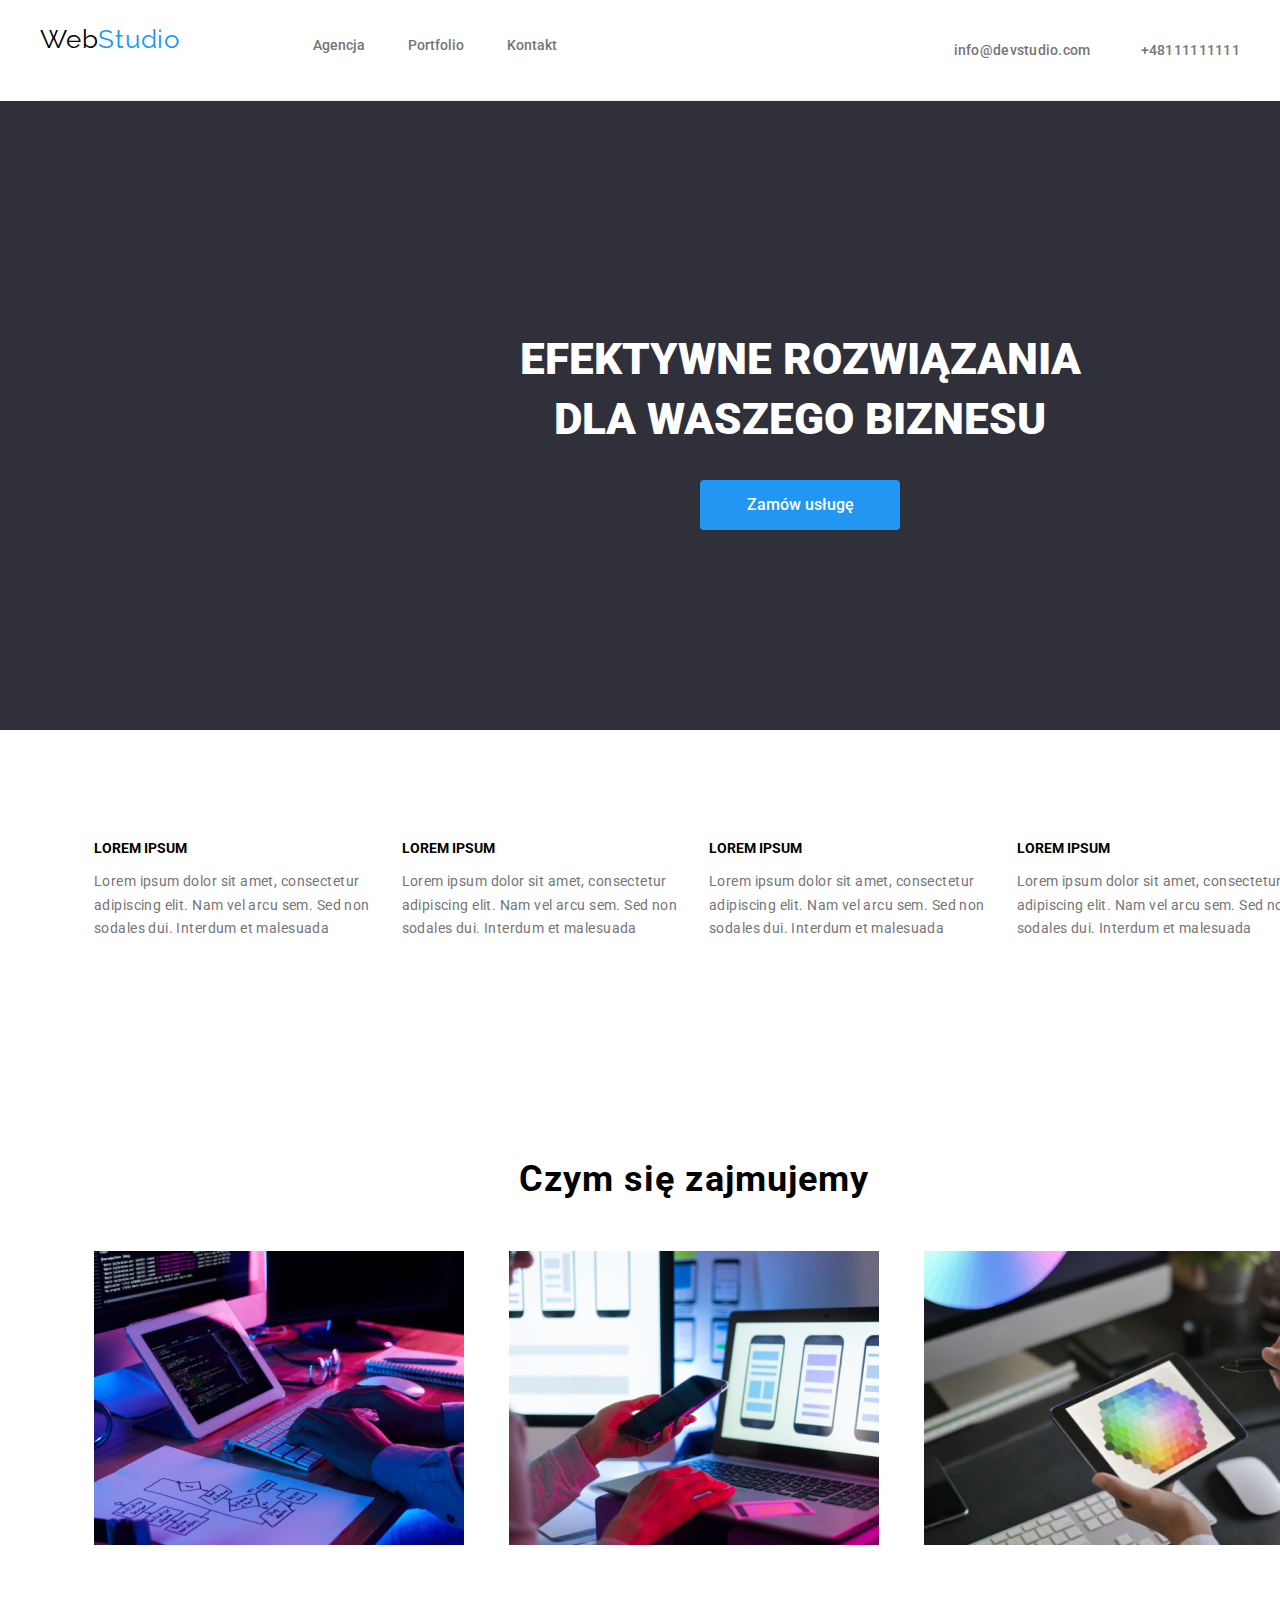
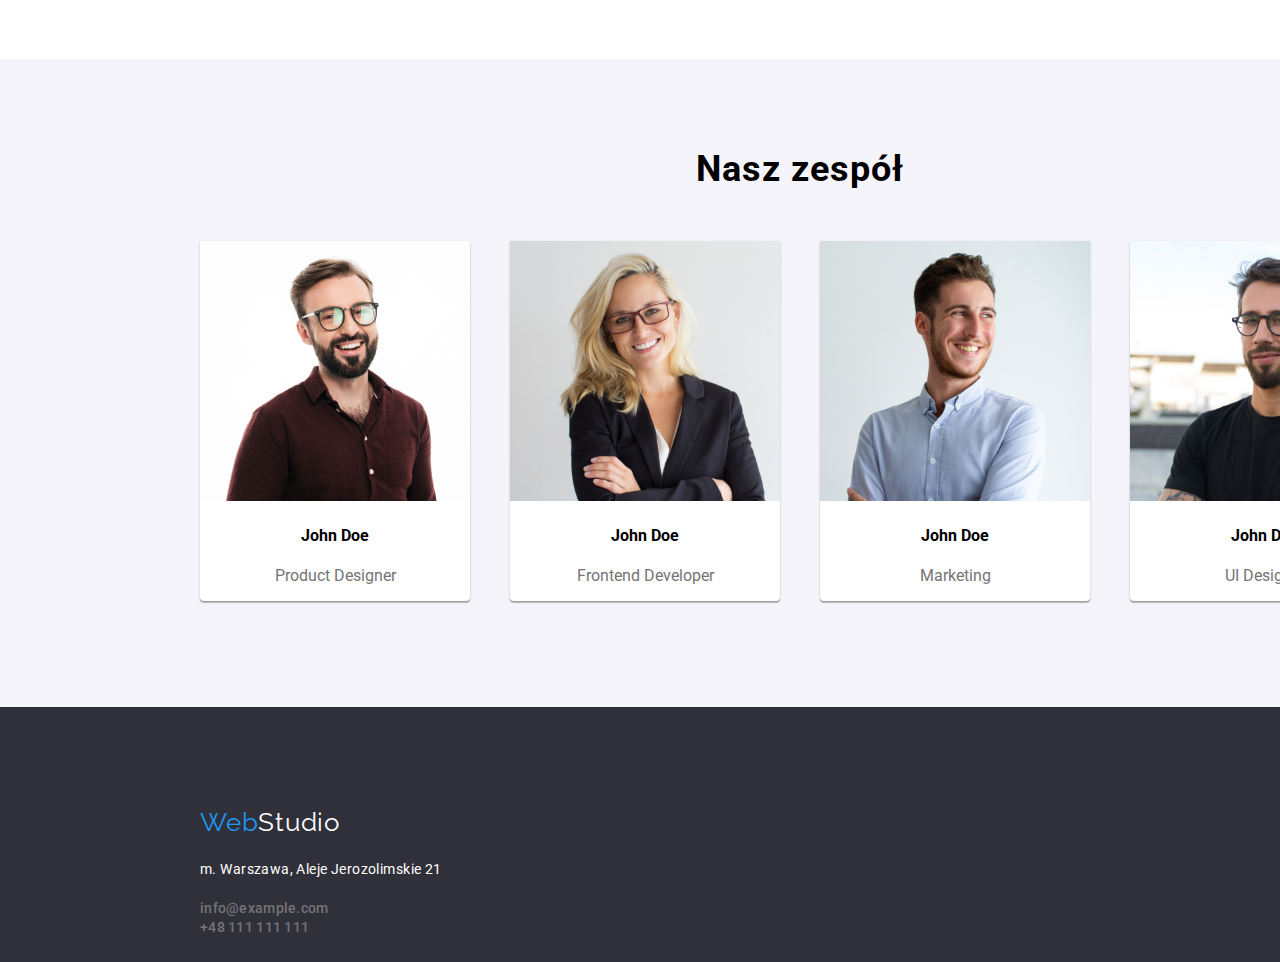
<file: index.html>
<!DOCTYPE html>
<html lang="en">
  <head>
    <meta charset="UTF-8" />
    <meta http-equiv="X-UA-Compatible" content="IE=edge" />
    <meta name="viewport" content="width=device-width, initial-scale=1.0" />
    <title>Document</title>
    <link rel="stylesheet" href="./css/style.css" />
    <link
      href="https://fonts.googleapis.com/css2?family=Raleway:wght@700&family=Roboto:wght@400;500;700;900&display=swap"
      rel="stylesheet"
    />
    <link
      href="https://cdnjs.cloudflare.com/ajax/libs/modern-normalize/1.1.0/modern-normalize.css"
      rel="preconnect"
    />
  </head>
  <body>
    <header class="container header">
      <a href="index.html" class="webstudio"> <span>Web</span>Studio</a>
      <nav>
        <ul class="link-menu">
          <li>
            <a class="link" href="/agencja.html">Agencja</a>
          </li>
          <li>
            <a class="link" href="./portfolio.html">Portfolio</a>
          </li>
          <li>
            <a class="link" href="./kontakt.html">Kontakt</a>
          </li>
        </ul>
      </nav>
      <ul class="contact">
        <li>
          <a href="mailto:info@devstudio.com" class="contact-mail">
            info@devstudio.com</a
          >
        </li>
        <li>
          <a href="tel:+48111111111" class="contact-phone">+48111111111</a>
        </li>
      </ul>
    </header>

    <main>
      <section class="main container">
        <h1 class="title">
          EFEKTYWNE ROZWIĄZANIA<br />
          DLA WASZEGO BIZNESU
        </h1>
        <button class="button1" type="button">Zamów usługę</button>
      </section>

      <section class="container section">
        <ul class="strengths">
          <li>
            <h5 class="h5-title">LOREM IPSUM</h5>
            <p class="strengths-h5">
              Lorem ipsum dolor sit amet, consectetur adipiscing elit. Nam vel
              arcu sem. Sed non sodales dui. Interdum et malesuada
            </p>
          </li>
          <li>
            <h5 class="h5-title">LOREM IPSUM</h5>
            <p class="strengths-h5">
              Lorem ipsum dolor sit amet, consectetur adipiscing elit. Nam vel
              arcu sem. Sed non sodales dui. Interdum et malesuada
            </p>
          </li>
          <li>
            <h5 class="h5-title">LOREM IPSUM</h5>
            <p class="strengths-h5">
              Lorem ipsum dolor sit amet, consectetur adipiscing elit. Nam vel
              arcu sem. Sed non sodales dui. Interdum et malesuada
            </p>
          </li>
          <li>
            <h5 class="h5-title">LOREM IPSUM</h5>
            <p class="strengths-h5">
              Lorem ipsum dolor sit amet, consectetur adipiscing elit. Nam vel
              arcu sem. Sed non sodales dui. Interdum et malesuada
            </p>
          </li>
        </ul>
      </section>
      <section class="section container">
        <h2 class="h2-work">Czym się zajmujemy</h2>
        <ul class="our-images">
          <li>
            <img
              src="./images/img1.png"
              width="370"
              height="294"
              alt="our-images"
            />
          </li>
          <li>
            <img
              src="./images/img2.png"
              width="370"
              height="294"
              alt="Code work"
            />
          </li>
          <li>
            <img
              src="./images/img3.png"
              width="370"
              height="294"
              alt="webside"
            />
          </li>
        </ul>
      </section>
      <section class="team-background section container">
        <div>
          <h2 class="h2-team">Nasz zespół</h2>
          <ul class="team-list">
            <li class="team-card">
              <img
                src="./images/img4.jpg"
                width="270"
                height="260"
                alt="John Doe"
              />
              <h4>John Doe</h4>
              <p class="profession">Product Designer</p>
            </li>
            <li class="team-card">
              <img
                src="./images/img5.jpg"
                width="270"
                height="260"
                alt="John Doe"
              />
              <h4 class="team-name">John Doe</h4>
              <p class="profession">Frontend Developer</p>
            </li>
            <li class="team-card">
              <img
                src="./images/img7.jpg"
                width="270"
                height="260"
                alt="John Doe"
              />
              <h4 class="team-name">John Doe</h4>
              <p class="profession">Marketing</p>
            </li>
            <li class="team-card">
              <img
                src="./images/img6.jpg"
                width="270"
                height="260"
                alt="John Doe"
              />
              <h4 class="team-name">John Doe</h4>
              <p class="profession">UI Designer</p>
            </li>
          </ul>
        </div>
      </section>
    </main>

    <footer class="footer container">
      <div>
        <a class="webstudio2" href="index.html"
          >Web<span class="studio2">Studio</span></a
        >
        <address class="address">m. Warszawa, Aleje Jerozolimskie 21</address>
        <ul class="footer-contact">
          <li>
            <a class="footer-mail" href="mailto:info@example.com"
              >info@example.com</a
            >
          </li>
          <li>
            <a class="footer-phone" href="tel:+48111111111">+48 111 111 111</a>
          </li>
        </ul>
      </div>
    </footer>
  </body>
</html>
</file>
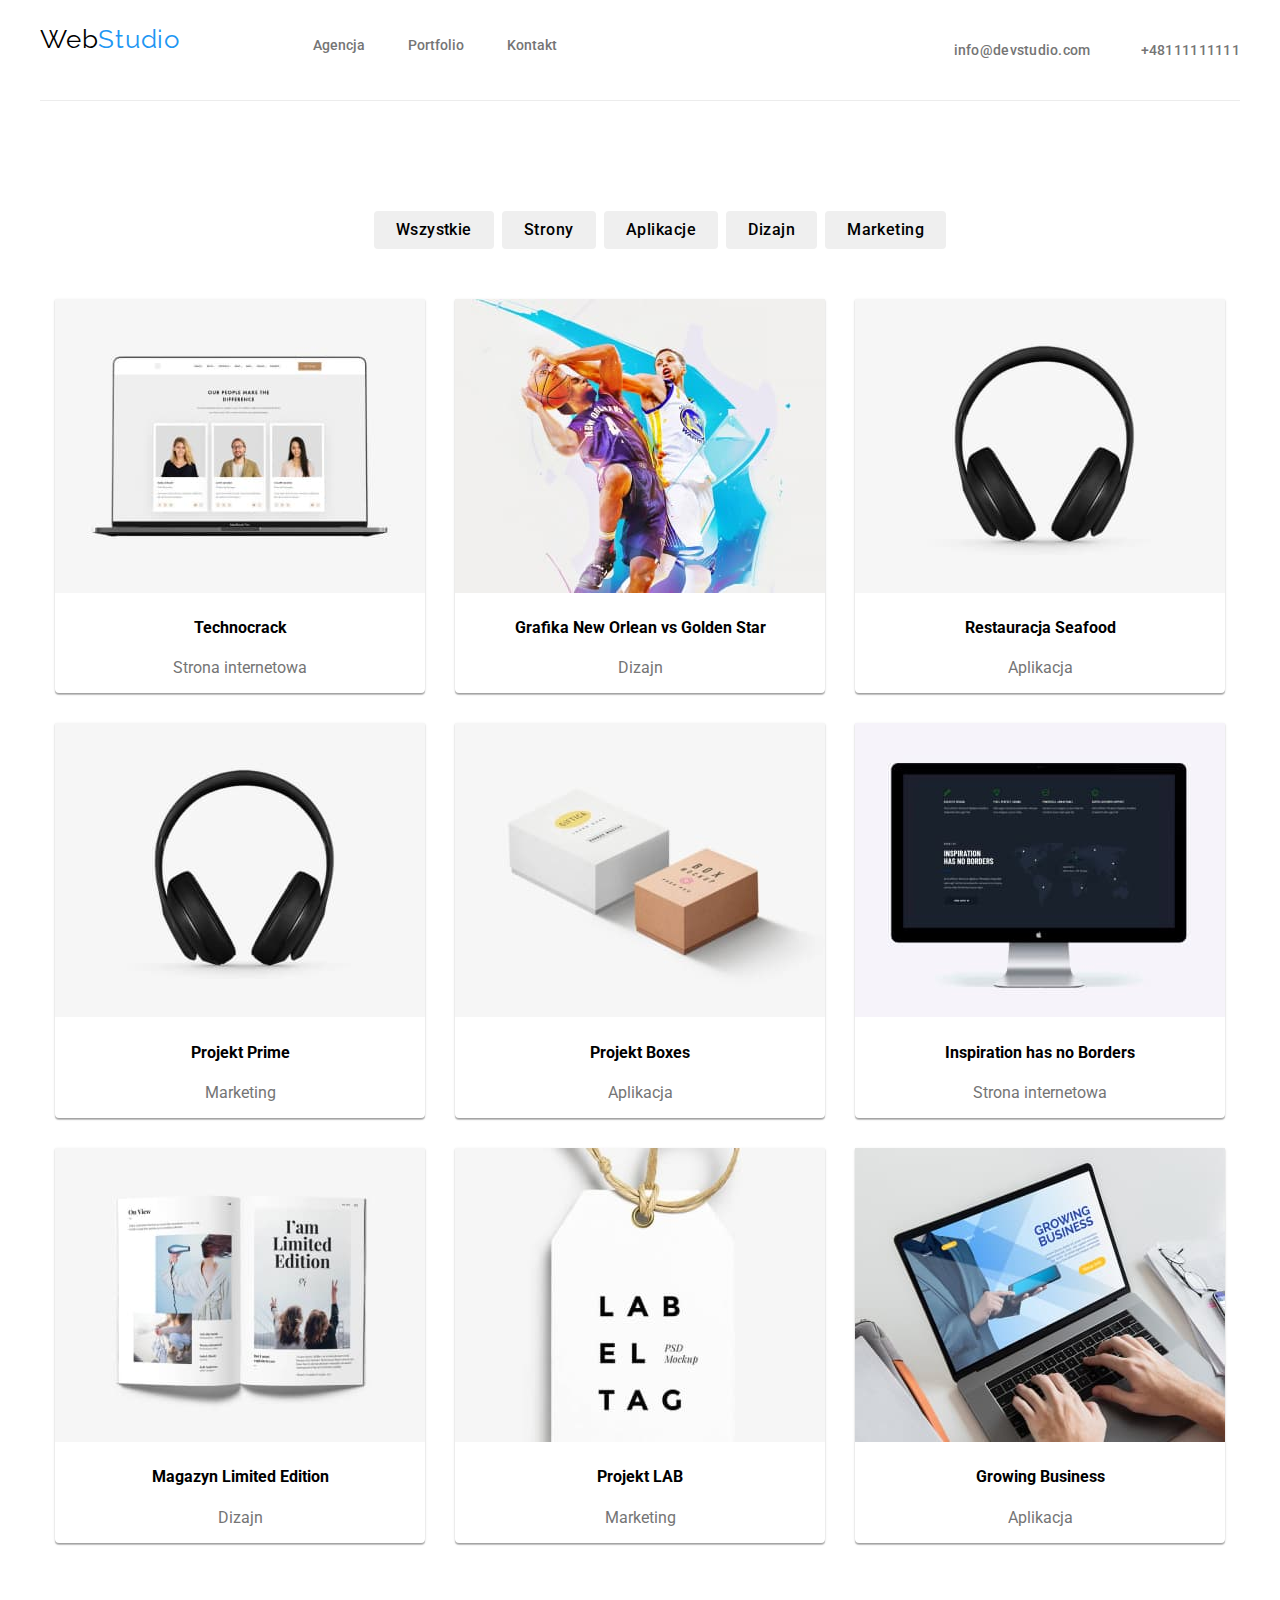
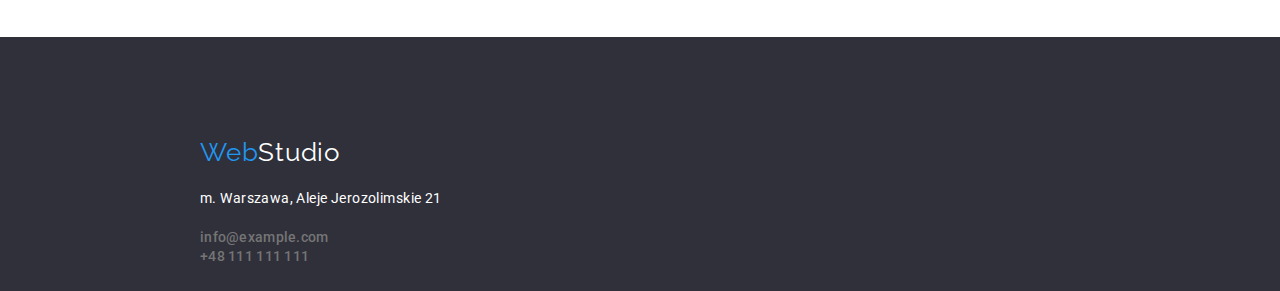
<file: portfolio.html>
<!DOCTYPE html>
<html lang="en">
  <head>
    <meta charset="UTF-8" />
    <meta http-equiv="X-UA-Compatible" content="IE=edge" />
    <meta name="viewport" content="width=device-width, initial-scale=1.0" />
    <title>Document</title>
    <link rel="stylesheet" href="./css/style.css" />
    <link
      href="https://fonts.googleapis.com/css2?family=Raleway:wght@700&family=Roboto:wght@400;500;700;900&display=swap"
      rel="stylesheet"
    />
    <link
      href="https://cdnjs.cloudflare.com/ajax/libs/modern-normalize/1.1.0/modern-normalize.css"
      rel="preconnect"
    />
  </head>
  <body>
    <header class="container header">
      <a href="index.html" class="webstudio"> <span>Web</span>Studio</a>
      <nav>
        <ul class="link-menu">
          <li>
            <a class="link" href="/agencja.html">Agencja</a>
          </li>
          <li>
            <a class="link" href="./portfolio.html">Portfolio</a>
          </li>
          <li>
            <a class="link" href="./kontakt.html">Kontakt</a>
          </li>
        </ul>
      </nav>
      <ul class="contact">
        <li>
          <a href="mailto:info@devstudio.com" class="contact-mail">
            info@devstudio.com</a
          >
        </li>
        <li>
          <a href="tel:+48111111111" class="contact-phone">+48111111111</a>
        </li>
      </ul>
    </header>

    <main>
      <section class="container">
        <ul class="button2-menu">
          <li><button type="button" class="button2">Wszystkie</button></li>
          <li><button type="button" class="button2">Strony</button></li>
          <li><button type="button" class="button2">Aplikacje</button></li>
          <li><button type="button" class="button2">Dizajn</button></li>
          <li><button type="button" class="button2">Marketing</button></li>
        </ul>
      </section>
      <section class="container">
        <ul class="product">
          <li class="product-card">
            <img
              src="./images/portf1.jpg"
              width="370"
              height="294"
              alt="Technorock"
            />
            <h4>Technocrack</h4>
            <p class="profession">Strona internetowa</p>
          </li>
          <li class="product-card">
            <img
              src="./images/portf2.jpg"
              width="370"
              height="294"
              alt="New Orlean"
            />
            <h4>Grafika New Orlean vs Golden Star</h4>
            <p class="profession">Dizajn</p>
          </li>
          <li class="product-card">
            <img
              src="./images/portf4.jpg"
              width="370"
              height="294"
              alt="Seafood"
            />
            <h4>Restauracja Seafood</h4>
            <p class="profession">Aplikacja</p>
          </li>
          <li class="product-card">
            <img
              src="./images/portf4.jpg"
              width="370"
              height="294"
              alt="Prime"
            />
            <h4>Projekt Prime</h4>
            <p class="profession">Marketing</p>
          </li>
          <li class="product-card">
            <img
              src="./images/portf5.jpg"
              width="370"
              height="294"
              alt="Boxes"
            />
            <h4>Projekt Boxes</h4>
            <p class="profession">Aplikacja</p>
          </li>
          <li class="product-card">
            <img
              src="./images/portf6.jpg"
              width="370"
              height="294"
              alt="Borders"
            />
            <h4>Inspiration has no Borders</h4>
            <p class="profession">Strona internetowa</p>
          </li>
          <li class="product-card">
            <img
              src="./images/portf7.jpg"
              width="370"
              height="294"
              alt="Magazynr"
            />
            <h4>Magazyn Limited Edition</h4>
            <p class="profession">Dizajn</p>
          </li>
          <li class="product-card">
            <img src="./images/portf8.jpg" width="370" height="294" alt="LAB" />
            <h4>Projekt LAB</h4>
            <p class="profession">Marketing</p>
          </li>
          <li class="product-card">
            <img
              src="./images/portf9.jpg"
              width="370"
              height="294"
              alt="Business"
            />
            <h4>Growing Business</h4>
            <p class="profession">Aplikacja</p>
          </li>
        </ul>
      </section>
    </main>
    <footer class="footer container">
      <a class="webstudio2" href="index.html"
        >Web<span class="studio2">Studio</span></a
      >
      <address class="address">m. Warszawa, Aleje Jerozolimskie 21</address>
      <ul class="footer-contact">
        <li>
          <a class="footer-mail" href="mailto:info@example.com"
            >info@example.com</a
          >
        </li>
        <li>
          <a class="footer-phone" href="tel:+48111111111">+48 111 111 111</a>
        </li>
      </ul>
    </footer>
  </body>
</html>
</file>
<file: css/style.css>
body {
  background-color: var(--white-color);
  font-family: "Raleway", sans-serif;
  font-family: "Roboto", sans-serif;
  margin: 0;
}
:root {
  --blue: #2196f3;
  --black: #000000;
  --gray: #757575;
  --white: #ffffff;
  --dark: #2f303a;
  --gray2: #757575;
  --gray3: #f5f4fa;
}
/*Header------------------------------------*/
.header {
  display: flex;
  margin: 0 auto;
  padding: 24px 0 25px 0;
  border-bottom: 1px solid #ececec;
  justify-content: space-between;
  gap: 93px;
}

.container {
  width: 1200px;
  margin: 0 auto;
}
.section {
  padding: 94px 94px;
}
.webstudio {
  box-sizing: border-box;
  text-decoration: none;
  font-family: "Raleway";
  font-size: 26px;
  line-height: 1.19;
  letter-spacing: 0.03em;
  color: var(--blue);
}
.webstudio > span {
  color: #000000;
  text-decoration: none;
}
.link-menu {
  gap: 43px;
  display: flex;
  flex-direction: row;

  text-decoration: none;
  list-style: none;
  color: var(--white);
  font-weight: 500;
  font-size: 14px;
  line-height: 1.14;
}
.header .link-menu {
  list-style: none;
  display: flex;
}
.link {
  text-decoration: none;
  list-style: none;
  color: var(--gray);
  font-weight: 500;
  font-size: 14px;
  line-height: 1.14;
}

.link:hover {
  color: var(--blue);
}

.contact {
  display: flex;
  list-style: none;
  flex-direction: row;
  gap: 50px;
  margin-left: auto;
}
.contact-mail {
  text-decoration: none;
  font-weight: 500;
  font-size: 14px;
  line-height: 1.14;
  letter-spacing: 0.02em;
  color: var(--gray);
}
.contact-phone {
  text-decoration: none;
  font-weight: 500;
  font-size: 14px;
  line-height: 1.14;
  letter-spacing: 0.02em;
  color: var(--gray);
}

.contact-mail:hover {
  color: var(--blue);
}
.contact-phone:hover {
  color: var(--blue);
}

/*Main----------------------------*/
.main {
  text-align: center;
  padding: 200px;

  height: auto;
  background: var(--dark);
}

.title {
  font-family: "Roboto";
  font-style: normal;
  font-weight: 900;
  font-size: 44px;
  line-height: 1.36;
  color: var(--white);
}
.button1 {
  font-family: "Roboto";
  font-style: normal;
  font-weight: 500;
  font-size: 16px;
  line-height: 1.62;
  color: var(--white);

  width: 200px;
  height: 50px;
  background: var(--blue);
  border-radius: 4px;
  border-style: none;
  cursor: pointer;
}
/*strengths--------------------------*/

.strengths {
  display: flex;
  list-style: none;
  gap: 30px;
  padding-inline-start: 0px;
}

.h5-title {
  color: var(--black);
  font-size: 14px;
  margin: 0px;
}
.strengths-h5 {
  font-size: 14px;
  line-height: 1.71;
  letter-spacing: 0.03em;
  color: var(--gray);
}

/*Our Work----------------------*/
.our-work {
  padding: 90px;
}
.h2-work {
  text-align: center;

  margin: 0 0 50px 0;
  font-size: 36px;
  line-height: 1.16;
  letter-spacing: 0.03em;
  color: var(--black);
}
.our-images {
  list-style: none;
  display: flex;
  flex-direction: row;
  justify-content: space-between;
  padding-inline-start: 0px;
}

/*Our Team--------------------*/

.team-background {
  background-color: var(--gray3);

  padding: 90px 200px 90px;
}
.h2-team {
  text-align: center;
  margin: 0px 0 50px 0;
  font-size: 36px;
  line-height: 1.16;
  letter-spacing: 0.03em;
  color: var(--black);
  background-color: var(--gray3);
}
.team-list {
  display: flex;
  flex-direction: row;
  list-style: none;
  justify-content: space-between;
  padding-inline-start: 0px;
}
.team-card {
  text-align: center;
  background: #ffffff;
  box-shadow: 0px 1px 3px rgba(0, 0, 0, 0.12), 0px 1px 1px rgba(0, 0, 0, 0.14),
    0px 2px 1px rgba(0, 0, 0, 0.2);
  border-radius: 0px 0px 4px 4px;
}
.team-name {
  text-align: center;
  font-family: "Roboto";
  font-style: normal;
}
.profession {
  font-family: "Roboto";
  font-style: normal;
  color: var(--gray);
  text-align: center;
}
/*Footer--------------------*/

.footer {
  padding: 100px 200px 10px;

  background: var(--dark);
}
.webstudio2 {
  box-sizing: border-box;
  text-decoration: none;
  font-family: "Raleway";
  font-size: 26px;
  line-height: 1.19;
  letter-spacing: 0.03em;
  color: var(--blue);
}
.webstudio2 > span {
  color: #ffffff;
  text-decoration: none;
}
/*PORTFOLIO--------------------------------*/

.button2-menu {
  padding: 94px 0 0 0;

  display: flex;
  list-style: none;
  padding-inline-start: 40px;
  gap: 8px;
  justify-content: center;
}
.button2 {
  color: var(--black);
  font-family: "Roboto";
  font-style: normal;
  font-weight: 500;
  font-size: 16px;
  line-height: 1.62;
  text-align: center;
  letter-spacing: 0.03em;
  padding: 6px 22px;
  cursor: pointer;
  border-style: none;
  border-radius: 4px;
}
.button2:hover {
  background-color: var(--blue);
  box-shadow: 0px 3px 1px rgba(0, 0, 0, 0.1), 0px 1px 2px rgba(0, 0, 0, 0.08),
    0px 2px 2px rgba(0, 0, 0, 0.12);
}
.product {
  padding-inline-start: 0px;
  gap: 30px;
  box-sizing: border-box;
  margin: 50px 0 94px 0;
  list-style: none;
  display: flex;
  justify-content: center;
  flex-wrap: wrap;
}

/*Footer---------------------*/
.studio2 {
  text-decoration: none;
  font-family: "Raleway";
  font-size: 26px;
  line-height: 1.19;
  letter-spacing: 0.03em;
  color: var(--white);
}
.footer-contact {
  padding-inline-start: 0px;
  text-align: left;
  list-style: none;
}

.address {
  font-family: "Roboto";
  font-style: normal;
  margin-top: 20px;
  font-weight: 400;
  font-size: 14px;
  line-height: 1.71;
  letter-spacing: 0.03em;
  color: var(--white);
}
.footer-phone {
  text-decoration: none;
  font-weight: 500;
  font-size: 14px;
  line-height: 1.14;
  letter-spacing: 0.02em;
  color: var(--gray);
}
.footer-mail {
  text-decoration: none;
  font-weight: 500;
  font-size: 14px;
  line-height: 1.14;
  letter-spacing: 0.02em;
  color: var(--gray);
}

.studio2 {
  text-decoration: none;
  font-family: "Raleway";
  font-size: 26px;
  line-height: 1.19;
  letter-spacing: 0.03em;
  color: var(--white);
}
.product-card {
  text-align: center;
  background: var(--white);
  box-shadow: 0px 1px 3px rgba(0, 0, 0, 0.12), 0px 1px 1px rgba(0, 0, 0, 0.14),
    0px 2px 1px rgba(0, 0, 0, 0.2);
  border-radius: 0px 0px 4px 4px;
}
</file>
